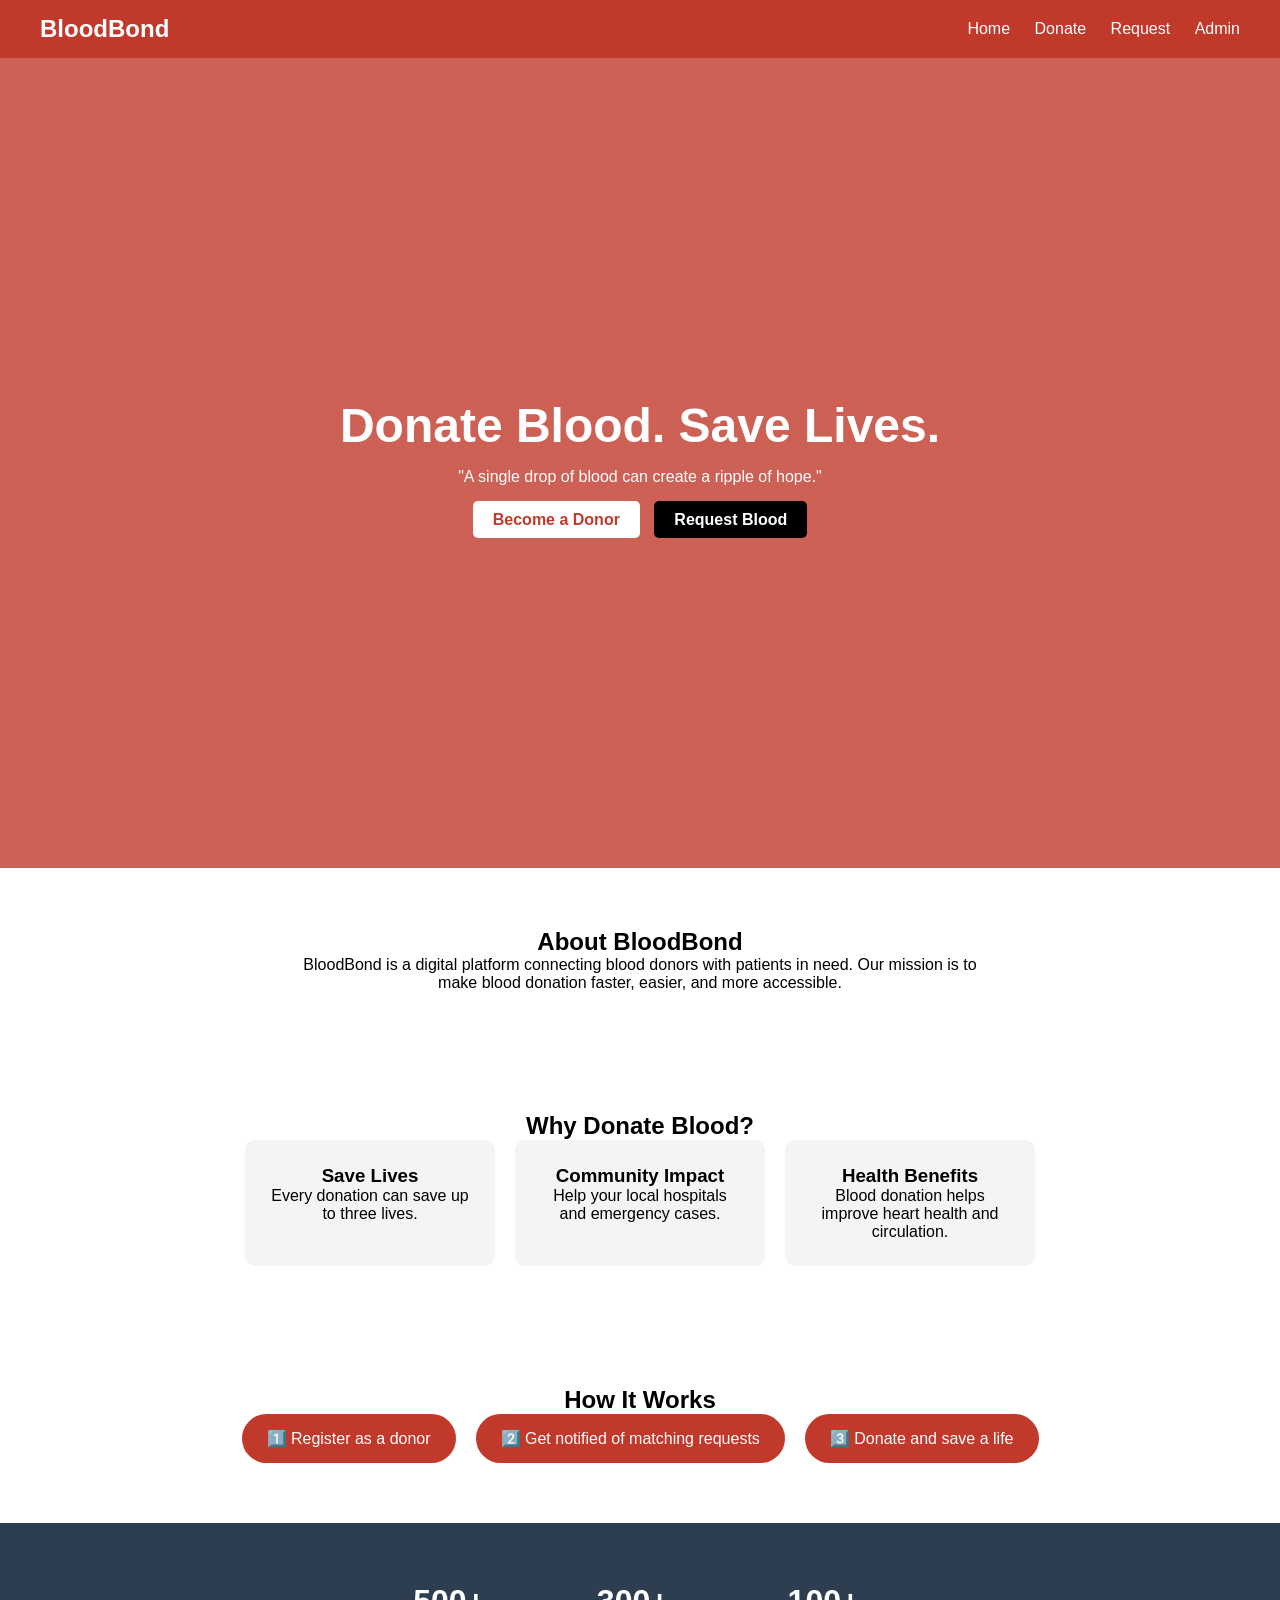
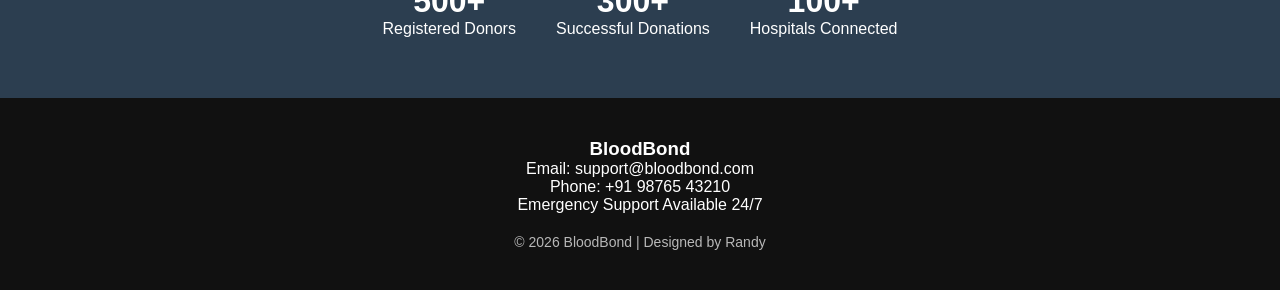
<file: src/main/resources/static/index.html>
<!DOCTYPE html>
<html lang="en">
<head>
    <meta charset="UTF-8">
    <title>BloodBond | Donate Blood Save Lives</title>
    <link rel="stylesheet" href="assets/css/home.css">
</head>
<body>

<!-- ===== HEADER ===== -->
<header class="navbar">
    <h2 class="logo">BloodBond</h2>
    <nav>
        <a href="index.html">Home</a>
        <a href="pages/donor/register.html">Donate</a>
        <a href="pages/donor/request-blood.html">Request</a>
        <a href="pages/admin/admin-login.html">Admin</a>
    </nav>
</header>

<!-- ===== HERO SECTION ===== -->
<section class="hero">
    <div class="hero-content">
        <h1>Donate Blood. Save Lives.</h1>
        <p>"A single drop of blood can create a ripple of hope."</p>

        <div class="hero-buttons">
            <a href="pages/donor/register.html" class="btn primary">Become a Donor</a>
            <a href="pages/donor/request-blood.html" class="btn secondary">Request Blood</a>
        </div>
    </div>
</section>

<!-- ===== ABOUT SECTION ===== -->
<section class="about">
    <h2>About BloodBond</h2>
    <p>
        BloodBond is a digital platform connecting blood donors with patients in need.
        Our mission is to make blood donation faster, easier, and more accessible.
    </p>
</section>

<!-- ===== WHY DONATE ===== -->
<section class="why">
    <h2>Why Donate Blood?</h2>

    <div class="cards">
        <div class="card">
            <h3>Save Lives</h3>
            <p>Every donation can save up to three lives.</p>
        </div>

        <div class="card">
            <h3>Community Impact</h3>
            <p>Help your local hospitals and emergency cases.</p>
        </div>

        <div class="card">
            <h3>Health Benefits</h3>
            <p>Blood donation helps improve heart health and circulation.</p>
        </div>
    </div>
</section>

<!-- ===== HOW IT WORKS ===== -->
<section class="steps">
    <h2>How It Works</h2>

    <div class="step-container">
        <div class="step">1️⃣ Register as a donor</div>
        <div class="step">2️⃣ Get notified of matching requests</div>
        <div class="step">3️⃣ Donate and save a life</div>
    </div>
</section>

<!-- ===== STATISTICS ===== -->
<section class="stats">
    <div class="stat-box">
        <h3>500+</h3>
        <p>Registered Donors</p>
    </div>

    <div class="stat-box">
        <h3>300+</h3>
        <p>Successful Donations</p>
    </div>

    <div class="stat-box">
        <h3>100+</h3>
        <p>Hospitals Connected</p>
    </div>
</section>

<!-- ===== FOOTER ===== -->
<footer class="footer">
    <div class="footer-content">
        <h3>BloodBond</h3>
        <p>Email: support@bloodbond.com</p>
        <p>Phone: +91 98765 43210</p>
        <p>Emergency Support Available 24/7</p>
    </div>

    <div class="footer-bottom">
        <p>© 2026 BloodBond | Designed by Randy</p>
    </div>
</footer>

</body>
</html>
</file>
<file: src/main/resources/static/assets/css/home.css>
* {
    margin: 0;
    padding: 0;
    box-sizing: border-box;
}

body {
    font-family: 'Segoe UI', sans-serif;
}

/* ===== NAVBAR ===== */
.navbar {
    background: #c0392b;
    color: white;
    display: flex;
    justify-content: space-between;
    padding: 15px 40px;
    align-items: center;
}

.navbar nav a {
    color: white;
    margin-left: 20px;
    text-decoration: none;
}

.navbar nav a:hover {
    text-decoration: underline;
}

/* ===== HERO ===== */
.hero {
    background: linear-gradient(rgba(192,57,43,0.8), rgba(192,57,43,0.8)),
    url('https://images.unsplash.com/photo-1581594693702-fbdc51b2763b') center/cover;
    color: white;
    height: 90vh;
    display: flex;
    align-items: center;
    justify-content: center;
    text-align: center;
}

.hero h1 {
    font-size: 48px;
    margin-bottom: 15px;
}

.hero p {
    margin-bottom: 25px;
}

.btn {
    padding: 10px 20px;
    border-radius: 5px;
    text-decoration: none;
    font-weight: bold;
    margin: 5px;
}

.primary {
    background: white;
    color: #c0392b;
}

.secondary {
    background: black;
    color: white;
}

/* ===== SECTIONS ===== */
section {
    padding: 60px 40px;
    text-align: center;
}

.about p {
    max-width: 700px;
    margin: auto;
}

/* Cards */
.cards {
    display: flex;
    justify-content: center;
    gap: 20px;
    flex-wrap: wrap;
}

.card {
    background: #f4f4f4;
    padding: 25px;
    width: 250px;
    border-radius: 10px;
}

/* Steps */
.step-container {
    display: flex;
    justify-content: center;
    gap: 20px;
    flex-wrap: wrap;
}

.step {
    background: #c0392b;
    color: white;
    padding: 15px 25px;
    border-radius: 30px;
}

/* Stats */
.stats {
    background: #2c3e50;
    color: white;
    display: flex;
    justify-content: center;
    gap: 40px;
}

.stat-box h3 {
    font-size: 32px;
}

/* Footer */
.footer {
    background: #111;
    color: white;
    padding: 40px 20px;
    text-align: center;
}

.footer-bottom {
    margin-top: 20px;
    font-size: 14px;
    opacity: 0.7;
}
</file>
